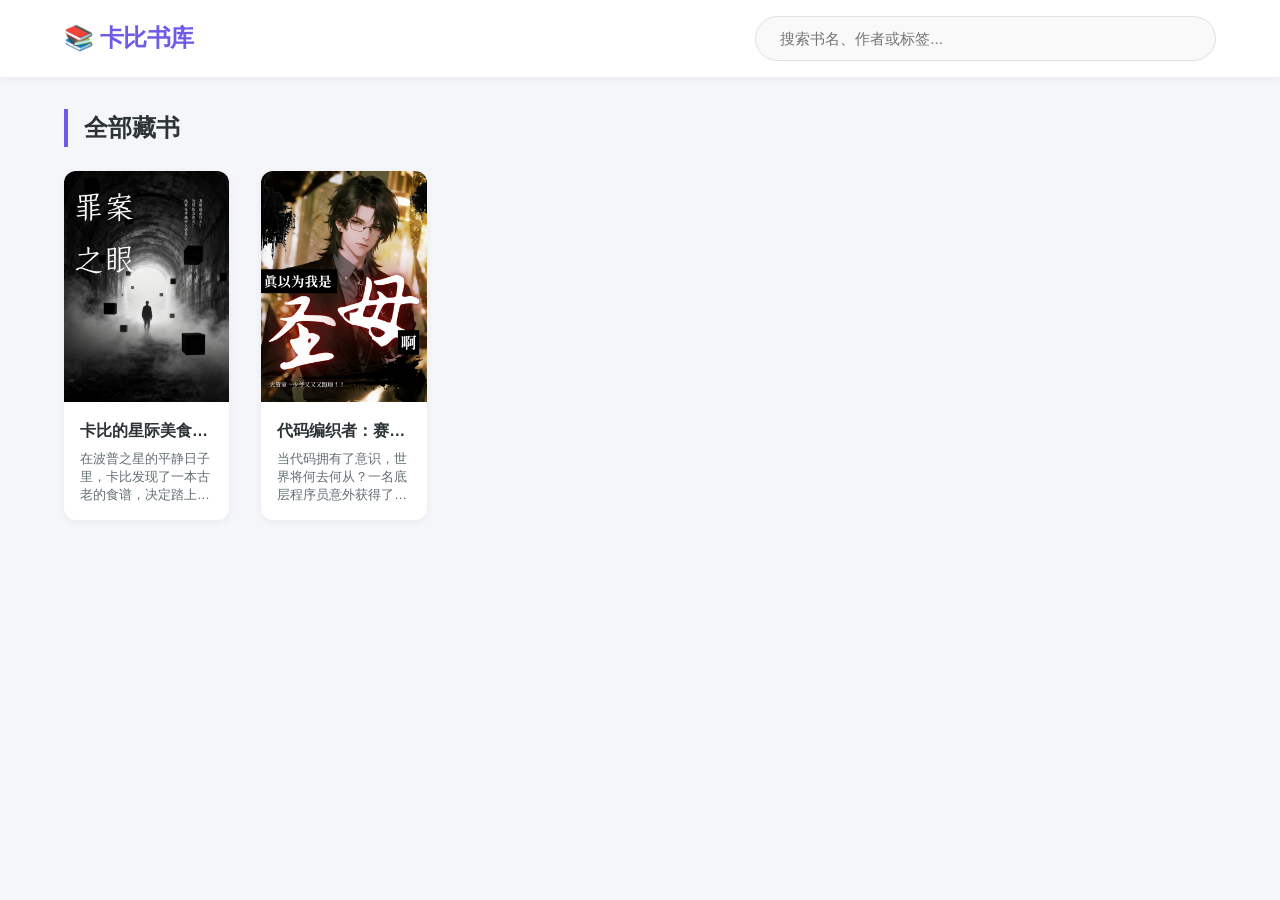
<file: index.html>
<!DOCTYPE html>
<html lang="zh-CN">
<head>
    <meta charset="UTF-8">
    <meta name="viewport" content="width=device-width, initial-scale=1.0">
    <title>卡比书库 - 发现好书</title>
    <link rel="stylesheet" href="css/style.css">
</head>
<body>
    <header>
        <div class="logo">📚 卡比书库</div>
        <div class="search-container">
            <input type="text" id="search-input" class="search-input" placeholder="搜索书名、作者或标签...">
        </div>
    </header>

    <main class="container">
        <h2 class="section-title">全部藏书</h2>
        <div id="book-grid" class="book-grid">
            <!-- 书籍卡片由 JS 生成 -->
        </div>
    </main>

    <script src="js/data.js"></script>
    <script src="js/app.js"></script>
</body>
</html>
</file>
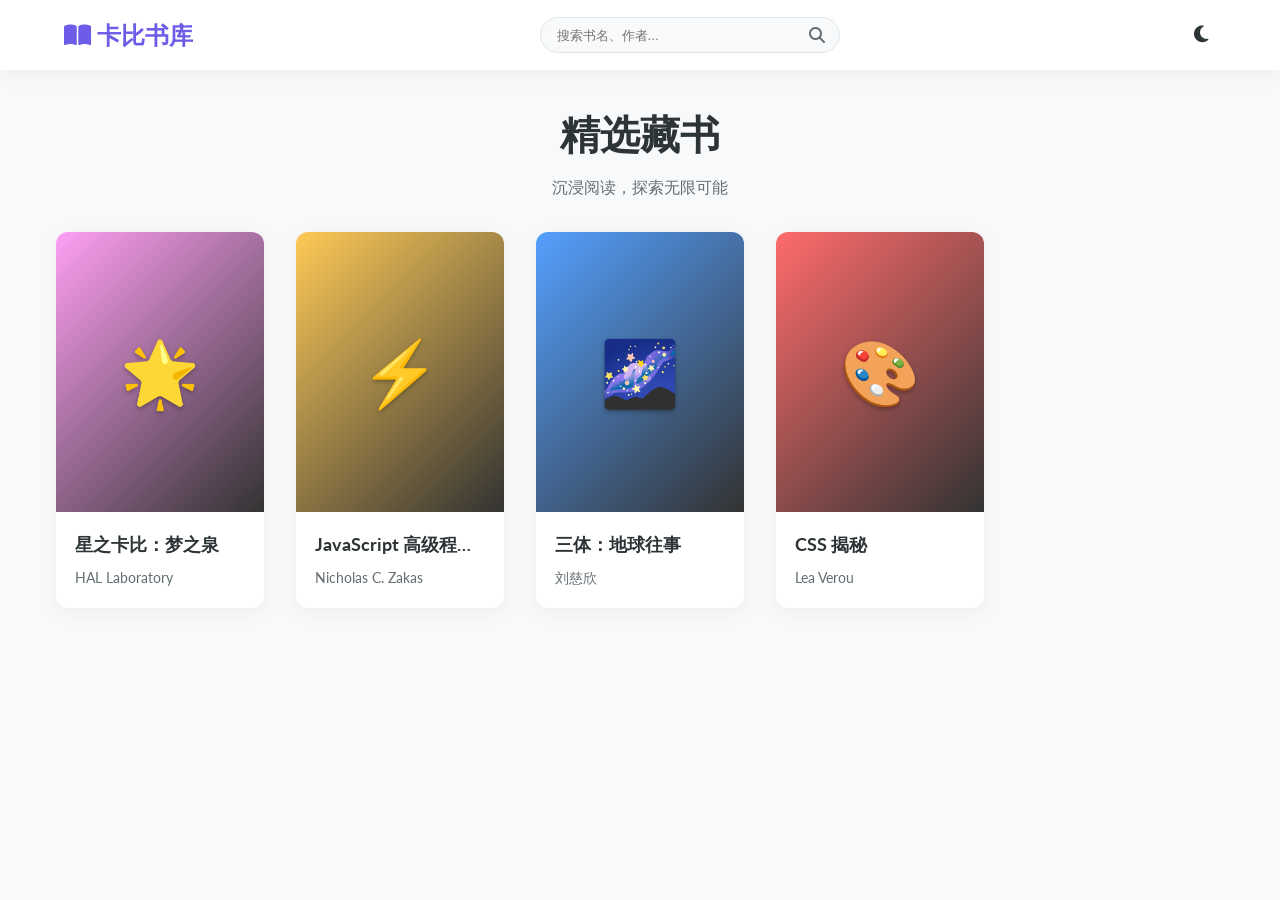
<file: kabibook/index.html>
<!DOCTYPE html>
<html lang="zh-CN">
<head>
    <meta charset="UTF-8">
    <meta name="viewport" content="width=device-width, initial-scale=1.0">
    <title>卡比书库 | Kirby Library</title>
    <!-- 引入图标库 -->
    <link rel="stylesheet" href="https://cdnjs.cloudflare.com/ajax/libs/font-awesome/6.4.0/css/all.min.css">
    <!-- 引入自定义样式 -->
    <link rel="stylesheet" href="css/style.css">
    <!-- 谷歌字体 (可选，提升质感) -->
    <link href="https://fonts.googleapis.com/css2?family=Noto+Serif+SC:wght@400;700&family=Lato:wght@400;700&display=swap" rel="stylesheet">
</head>
<body>

    <!-- 顶部导航栏 -->
    <nav class="navbar">
        <div class="nav-brand">
            <i class="fas fa-book-open"></i> 卡比书库
        </div>
        <div class="nav-search">
            <input type="text" id="searchInput" placeholder="搜索书名、作者...">
            <i class="fas fa-search"></i>
        </div>
        <div class="nav-actions">
            <button id="themeToggle" class="icon-btn" title="切换夜间模式">
                <i class="fas fa-moon"></i>
            </button>
        </div>
    </nav>

    <!-- 主体内容：书架 -->
    <main class="container">
        <header class="section-header">
            <h1>精选藏书</h1>
            <p>沉浸阅读，探索无限可能</p>
        </header>
        
        <div class="book-grid" id="bookGrid">
            <!-- 书籍卡片由 JS 动态生成 -->
        </div>
    </main>

    <!-- 沉浸式阅读器模态框 -->
    <div id="readerModal" class="reader-modal">
        <!-- 阅读器顶部工具栏 -->
        <div class="reader-toolbar">
            <button class="icon-btn" onclick="app.closeReader()"><i class="fas fa-arrow-left"></i> 返回</button>
            <div class="reader-controls">
                <span class="font-size-control">
                    <button onclick="app.adjustFontSize(-1)"><i class="fas fa-minus"></i></button>
                    <span id="fontSizeDisplay">16px</span>
                    <button onclick="app.adjustFontSize(1)"><i class="fas fa-plus"></i></button>
                </span>
                <button class="icon-btn" onclick="app.toggleNightModeInReader()" title="夜间模式"><i class="fas fa-adjust"></i></button>
            </div>
        </div>

        <!-- 阅读内容区域 -->
        <div class="reader-content-wrapper">
            <article id="readerArticle">
                <h1 id="readerTitle">书名</h1>
                <div class="reader-meta" id="readerMeta">作者：未知</div>
                <div id="readerText" class="reader-text"></div>
            </article>
        </div>
        
        <!-- 底部进度条 -->
        <div class="reader-progress">
            <div class="progress-bar" id="progressBar"></div>
        </div>
    </div>

    <!-- 脚本加载 -->
    <script src="js/data.js"></script>
    <script src="js/app.js"></script>
    
</body>
</html>
</file>
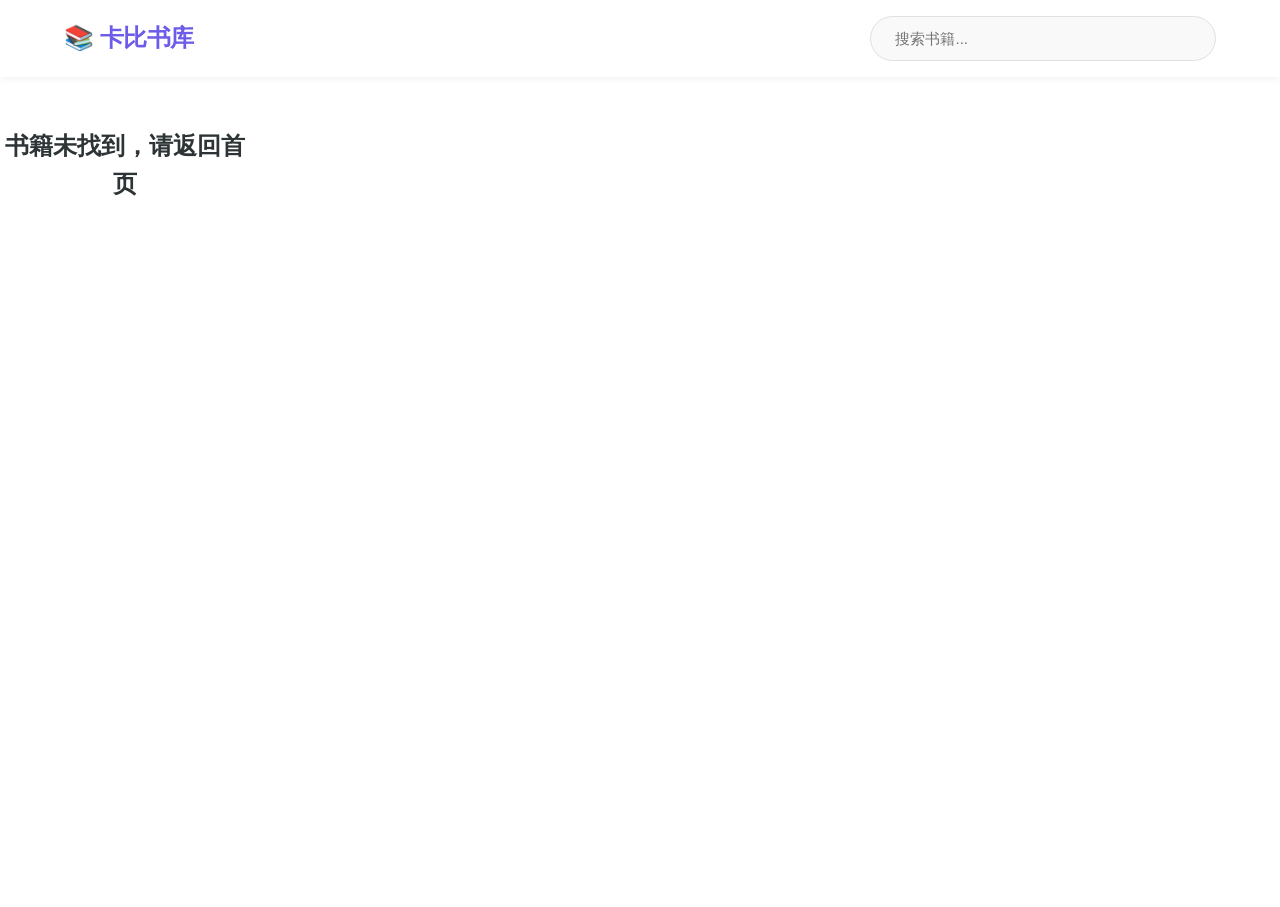
<file: reader.html>
<!DOCTYPE html>
<html lang="zh-CN">
<head>
    <meta charset="UTF-8">
    <meta name="viewport" content="width=device-width, initial-scale=1.0">
    <title>在线阅读 - 卡比书库</title>
    <link rel="stylesheet" href="css/style.css">
</head>
<body>
    <header>
        <div class="logo"><a href="index.html">📚 卡比书库</a></div>
        <div class="search-container" style="width: 30%;">
            <!-- 阅读器页面保留搜索功能 -->
            <input type="text" id="search-input" class="search-input" placeholder="搜索书籍...">
        </div>
    </header>

    <div class="reader-layout">
        <!-- 左侧目录 -->
        <aside class="toc-sidebar">
            <div class="toc-title">目录</div>
            <ul id="toc-list" class="chapter-list">
                <!-- 目录由 JS 生成 -->
            </ul>
        </aside>

        <!-- 右侧阅读区 -->
        <main class="reading-area">
            <header class="chapter-header">
                <h1 id="chapter-title">章节加载中...</h1>
                <div id="book-meta" class="chapter-meta">...</div>
            </header>

            <article id="chapter-content" class="chapter-content">
                <!-- 文本内容加载处 -->
            </article>

            <nav class="reader-nav">
                <button id="btn-prev" class="btn btn-outline">上一章</button>
                <button id="btn-next" class="btn btn-primary">下一章</button>
            </nav>
        </main>
    </div>

    <script src="js/data.js"></script>
    <script src="js/app.js"></script>
</body>
</html>
</file>
<file: css/style.css>
/* css/style.css */
:root {
    --primary: #6C5CE7; /* 高级紫 */
    --primary-dark: #4834d4;
    --accent: #00CEC9;
    --bg-body: #F5F6FA;
    --bg-card: #FFFFFF;
    --text-main: #2D3436;
    --text-sub: #636E72;
    --shadow-sm: 0 2px 8px rgba(0,0,0,0.05);
    --shadow-hover: 0 8px 24px rgba(108, 92, 231, 0.15);
    --radius: 12px;
    --font-body: 'Helvetica Neue', Helvetica, 'PingFang SC', 'Microsoft YaHei', sans-serif;
}

* { box-sizing: border-box; margin: 0; padding: 0; outline: none; }

body {
    font-family: var(--font-body);
    background-color: var(--bg-body);
    color: var(--text-main);
    line-height: 1.6;
    -webkit-font-smoothing: antialiased;
}

a { text-decoration: none; color: inherit; transition: 0.2s; }
ul { list-style: none; }

/* --- 导航栏 --- */
header {
    background: rgba(255, 255, 255, 0.95);
    backdrop-filter: blur(10px);
    padding: 1rem 5%;
    display: flex;
    justify-content: space-between;
    align-items: center;
    position: sticky;
    top: 0;
    z-index: 1000;
    box-shadow: var(--shadow-sm);
}

.logo {
    font-size: 1.5rem;
    font-weight: 800;
    color: var(--primary);
    letter-spacing: -0.5px;
    display: flex;
    align-items: center;
    gap: 0.5rem;
}

.search-container {
    position: relative;
    width: 40%;
    max-width: 500px;
}

.search-input {
    width: 100%;
    padding: 0.8rem 1.5rem;
    border-radius: 50px;
    border: 1px solid #e0e0e0;
    background: #f9f9f9;
    font-size: 0.95rem;
    transition: all 0.3s ease;
}

.search-input:focus {
    background: #fff;
    border-color: var(--primary);
    box-shadow: 0 0 0 3px rgba(108, 92, 231, 0.1);
}

/* --- 首页布局 --- */
.container {
    max-width: 1200px;
    margin: 2rem auto;
    padding: 0 1.5rem;
}

.section-title {
    font-size: 1.5rem;
    font-weight: 700;
    margin-bottom: 1.5rem;
    padding-left: 1rem;
    border-left: 4px solid var(--primary);
}

.book-grid {
    display: grid;
    grid-template-columns: repeat(auto-fill, minmax(160px, 1fr));
    gap: 2rem;
}

/* --- 书籍卡片 --- */
.book-card {
    background: var(--bg-card);
    border-radius: var(--radius);
    overflow: hidden;
    box-shadow: var(--shadow-sm);
    transition: transform 0.3s ease, box-shadow 0.3s ease;
    cursor: pointer;
    display: flex;
    flex-direction: column;
}

.book-card:hover {
    transform: translateY(-8px);
    box-shadow: var(--shadow-hover);
}

.cover-wrapper {
    width: 100%;
    padding-top: 140%; /* 2.5:3.5 封面比例 */
    position: relative;
    background: #eee;
    overflow: hidden;
}

.book-cover {
    position: absolute;
    top: 0;
    left: 0;
    width: 100%;
    height: 100%;
    object-fit: cover;
}

.book-info {
    padding: 1rem;
    flex: 1;
    display: flex;
    flex-direction: column;
}

.book-title {
    font-size: 1rem;
    font-weight: 700;
    margin-bottom: 0.4rem;
    color: var(--text-main);
    white-space: nowrap;
    overflow: hidden;
    text-overflow: ellipsis;
}

.book-desc {
    font-size: 0.8rem;
    color: var(--text-sub);
    line-height: 1.4;
    display: -webkit-box;
    -webkit-line-clamp: 3;
    -webkit-box-orient: vertical;
    overflow: hidden;
    margin-top: auto;
}

/* --- 阅读器页面 --- */
.reader-layout {
    display: grid;
    grid-template-columns: 250px 1fr;
    min-height: calc(100vh - 70px);
    background: #fff;
}

/* 侧边栏目录 */
.toc-sidebar {
    background: #FAFAFA;
    border-right: 1px solid #eee;
    padding: 2rem 1rem;
    overflow-y: auto;
    height: calc(100vh - 70px);
    position: sticky;
    top: 70px;
}

.toc-title {
    font-size: 1.1rem;
    font-weight: bold;
    margin-bottom: 1.5rem;
    padding-left: 1rem;
}

.chapter-list li {
    margin-bottom: 0.5rem;
}

.chapter-link {
    display: block;
    padding: 0.8rem 1rem;
    border-radius: 8px;
    color: var(--text-sub);
    font-size: 0.9rem;
    transition: 0.2s;
}

.chapter-link:hover, .chapter-link.active {
    background: var(--primary);
    color: #fff;
}

/* 阅读区域 */
.reading-area {
    max-width: 800px;
    margin: 0 auto;
    padding: 3rem 2rem;
    width: 100%;
}

.chapter-header {
    text-align: center;
    margin-bottom: 3rem;
    padding-bottom: 2rem;
    border-bottom: 1px solid #eee;
}

.chapter-header h1 {
    font-size: 1.8rem;
    font-weight: 800;
    margin-bottom: 1rem;
    color: var(--text-main);
}

.chapter-meta {
    color: var(--text-sub);
    font-size: 0.9rem;
}

.chapter-content {
    font-size: 1.15rem;
    line-height: 1.9;
    color: #333;
    white-space: pre-wrap; /* 关键：保留 txt 换行 */
    font-family: 'Georgia', 'Times New Roman', serif; /* 阅读专用衬线体 */
}

.reader-nav {
    display: flex;
    justify-content: space-between;
    margin-top: 4rem;
    padding-top: 2rem;
    border-top: 1px solid #eee;
}

.btn {
    padding: 0.8rem 2rem;
    border-radius: 8px;
    font-weight: 600;
    cursor: pointer;
    border: none;
    transition: 0.2s;
}

.btn-primary { background: var(--primary); color: #fff; }
.btn-primary:hover { background: var(--primary-dark); }
.btn-outline { background: transparent; border: 1px solid #ddd; color: var(--text-sub); }
.btn-outline:hover { border-color: var(--primary); color: var(--primary); }
.btn:disabled { opacity: 0.5; cursor: not-allowed; }

/* 响应式 */
@media (max-width: 768px) {
    .reader-layout { grid-template-columns: 1fr; }
    .toc-sidebar { display: none; } /* 移动端暂时隐藏目录 */
    .reading-area { padding: 2rem 1.5rem; }
    .search-container { width: 60%; }
}
</file>
<file: kabibook/css/style.css>
:root {
    /* 日间模式变量 */
    --bg-color: #f8f9fa;
    --card-bg: #ffffff;
    --text-primary: #2d3436;
    --text-secondary: #636e72;
    --accent-color: #6c5ce7;
    --border-color: #dfe6e9;
    --shadow: 0 4px 20px rgba(0,0,0,0.05);
    --reader-bg: #ffffff;
    --reader-text: #2d3436;
    
    --font-serif: 'Noto Serif SC', serif;
    --font-sans: 'Lato', sans-serif;
}

[data-theme="dark"] {
    /* 夜间模式变量 */
    --bg-color: #1a1a1a;
    --card-bg: #2d2d2d;
    --text-primary: #dfe6e9;
    --text-secondary: #b2bec3;
    --accent-color: #a29bfe;
    --border-color: #444;
    --shadow: 0 4px 20px rgba(0,0,0,0.3);
    --reader-bg: #1a1a1a;
    --reader-text: #dfe6e9;
}

* { margin: 0; padding: 0; box-sizing: border-box; transition: background-color 0.3s, color 0.3s; }

body {
    font-family: var(--font-sans);
    background-color: var(--bg-color);
    color: var(--text-primary);
    line-height: 1.6;
}

/* 导航栏 */
.navbar {
    display: flex;
    justify-content: space-between;
    align-items: center;
    padding: 1rem 5%;
    background: var(--card-bg);
    box-shadow: var(--shadow);
    position: sticky;
    top: 0;
    z-index: 100;
}

.nav-brand { font-size: 1.5rem; font-weight: 700; color: var(--accent-color); }

.nav-search { position: relative; width: 300px; }
.nav-search input {
    width: 100%;
    padding: 0.6rem 1rem;
    border-radius: 20px;
    border: 1px solid var(--border-color);
    background: var(--bg-color);
    color: var(--text-primary);
    outline: none;
}
.nav-search i { position: absolute; right: 15px; top: 50%; transform: translateY(-50%); color: var(--text-secondary); }

.icon-btn {
    background: none;
    border: none;
    cursor: pointer;
    color: var(--text-primary);
    font-size: 1.2rem;
    padding: 0.5rem;
    border-radius: 50%;
}
.icon-btn:hover { background: var(--bg-color); }

/* 书架网格 */
.container { max-width: 1200px; margin: 2rem auto; padding: 0 1rem; }
.section-header { margin-bottom: 2rem; text-align: center; }
.section-header h1 { font-size: 2.5rem; margin-bottom: 0.5rem; }
.section-header p { color: var(--text-secondary); }

.book-grid {
    display: grid;
    grid-template-columns: repeat(auto-fill, minmax(200px, 1fr));
    gap: 2rem;
}

.book-card {
    background: var(--card-bg);
    border-radius: 12px;
    overflow: hidden;
    box-shadow: var(--shadow);
    cursor: pointer;
    transform: translateY(0);
    transition: transform 0.3s ease, box-shadow 0.3s ease;
}

.book-card:hover { transform: translateY(-8px); box-shadow: 0 10px 25px rgba(0,0,0,0.1); }

.book-cover {
    height: 280px;
    background: linear-gradient(45deg, #a29bfe, #6c5ce7);
    display: flex;
    align-items: center;
    justify-content: center;
    color: white;
    font-size: 4rem;
    position: relative;
}
/* 模拟封面文字 */
.book-cover span { z-index: 2; font-weight: bold; text-shadow: 0 2px 4px rgba(0,0,0,0.3); text-align: center; padding: 10px;}

.book-info { padding: 1.2rem; }
.book-title { font-weight: 700; font-size: 1.1rem; margin-bottom: 0.4rem; white-space: nowrap; overflow: hidden; text-overflow: ellipsis; }
.book-author { color: var(--text-secondary); font-size: 0.9rem; }

/* 阅读器模态框 (全屏) */
.reader-modal {
    display: none;
    position: fixed;
    top: 0; left: 0;
    width: 100%; height: 100%;
    background: var(--reader-bg);
    z-index: 1000;
    flex-direction: column;
    animation: fadeIn 0.4s ease;
}

@keyframes fadeIn { from { opacity: 0; } to { opacity: 1; } }

.reader-toolbar {
    display: flex;
    justify-content: space-between;
    align-items: center;
    padding: 1rem 2rem;
    border-bottom: 1px solid var(--border-color);
    background: var(--reader-bg);
}

.reader-controls { display: flex; align-items: center; gap: 1rem; }
.font-size-control { display: flex; align-items: center; gap: 0.5rem; background: var(--bg-color); padding: 0.2rem 0.5rem; border-radius: 20px; }
.font-size-control button { border: none; background: none; cursor: pointer; color: var(--text-primary); font-weight: bold; }

.reader-content-wrapper {
    flex: 1;
    overflow-y: auto;
    padding: 2rem 5%;
    scroll-behavior: smooth;
}

#readerArticle {
    max-width: 800px;
    margin: 0 auto;
    font-family: var(--font-serif);
    color: var(--reader-text);
    line-height: 1.8;
    font-size: 18px; /* 默认字号 */
}

#readerTitle { font-size: 2rem; margin-bottom: 0.5rem; text-align: center; }
.reader-meta { text-align: center; color: var(--text-secondary); margin-bottom: 3rem; font-style: italic; }
.reader-text { white-space: pre-wrap; text-indent: 2em; }

.reader-progress {
    height: 4px;
    background: var(--border-color);
    width: 100%;
}
.progress-bar {
    height: 100%;
    background: var(--accent-color);
    width: 0%;
    transition: width 0.2s;
}

/* 移动端适配 */
@media (max-width: 768px) {
    .nav-search { display: none; } /* 简化移动端搜索 */
    .book-grid { grid-template-columns: repeat(2, 1fr); gap: 1rem; }
    .book-cover { height: 200px; }
    .reader-toolbar { padding: 0.8rem 1rem; }
    #readerArticle { font-size: 16px; padding: 1rem; }
}
</file>
